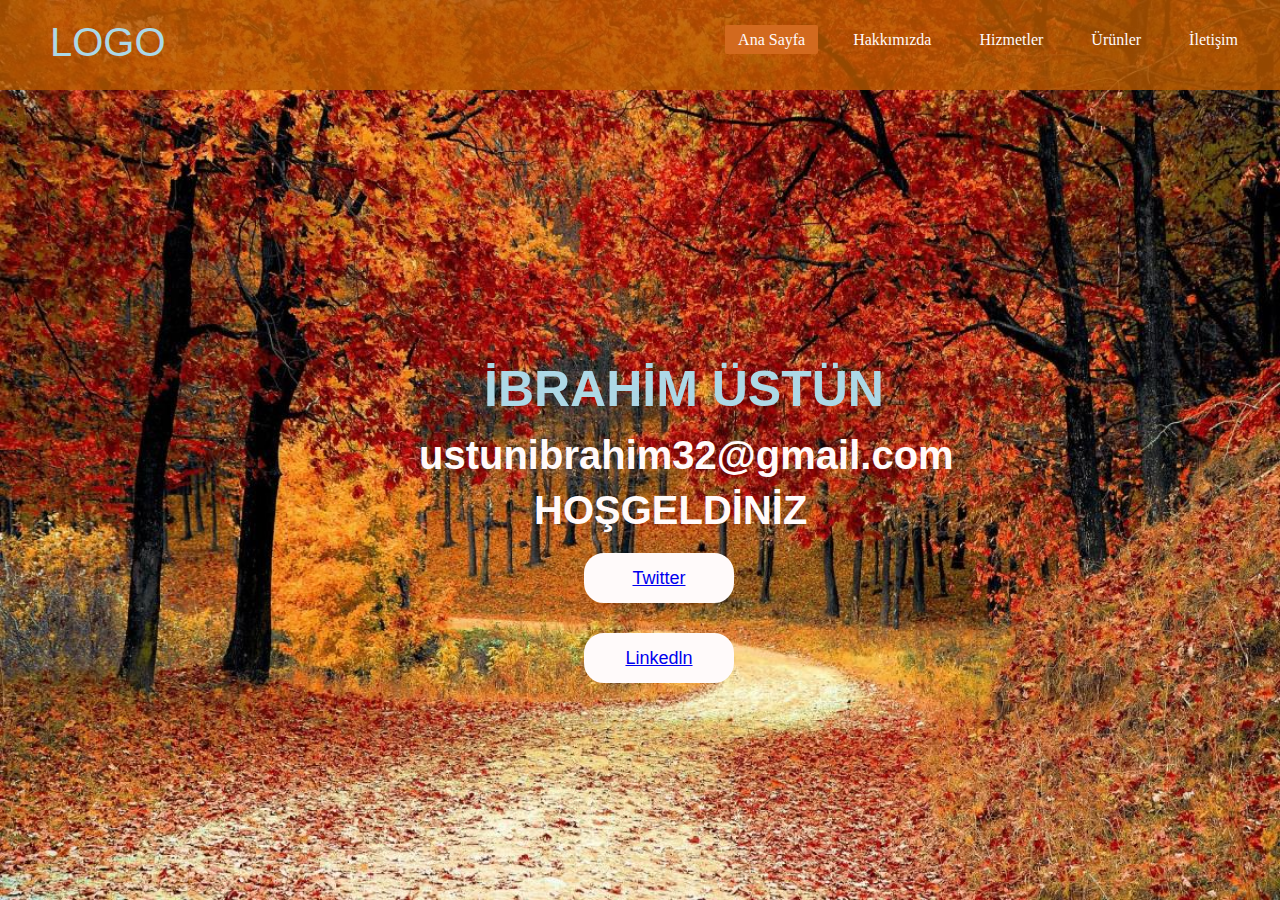
<file: index.html>
<!DOCTYPE html>
<html lang="tr">
<head>
    <meta charset="UTF-8">
    <meta http-equiv="X-UA-Compatible" content="IE=edge">
    <meta name="viewport" content="width=device-width, initial-scale=1.0">
    <title>Ana Sayfa</title>
    <link rel="stylesheet" href="style.css">
</head>
<body>
    <div class="container">
    <div class="navbar">
    <div class="Logo">
    <a href="#">LOGO</a>
    </div>
    <ul>
        <li><a href="#" class="active">Ana Sayfa</a></li>
        <li><a href="hakkimizde.html">Hakkımızda</a></li>
        <li><a href="hizmetler.html">Hizmetler</a></li>
        <li><a href="urunler.html">Ürünler</a></li>
        <li><a href="iletişim.html">İletişim</a></li>
    </ul>
    </div>
    <div class="center">
        <h1>İBRAHİM ÜSTÜN</h1>
        <h2>ustunibrahim32@gmail.com</h2>
        <h3>HOŞGELDİNİZ</h3>
        <div class="buttons">
    
            <button><a href="https://twitter.com/ustunibrahim_" target="_blank">Twitter</a></button>   
        </div> 
        <div class="buttons2">
            <button><a href="https://www.linkedin.com/in/ibrahimüstün9732" target="_blank">Linkedln</a></button>
        </div>
    </div>
    </div>
    
</body>
</html>
</file>
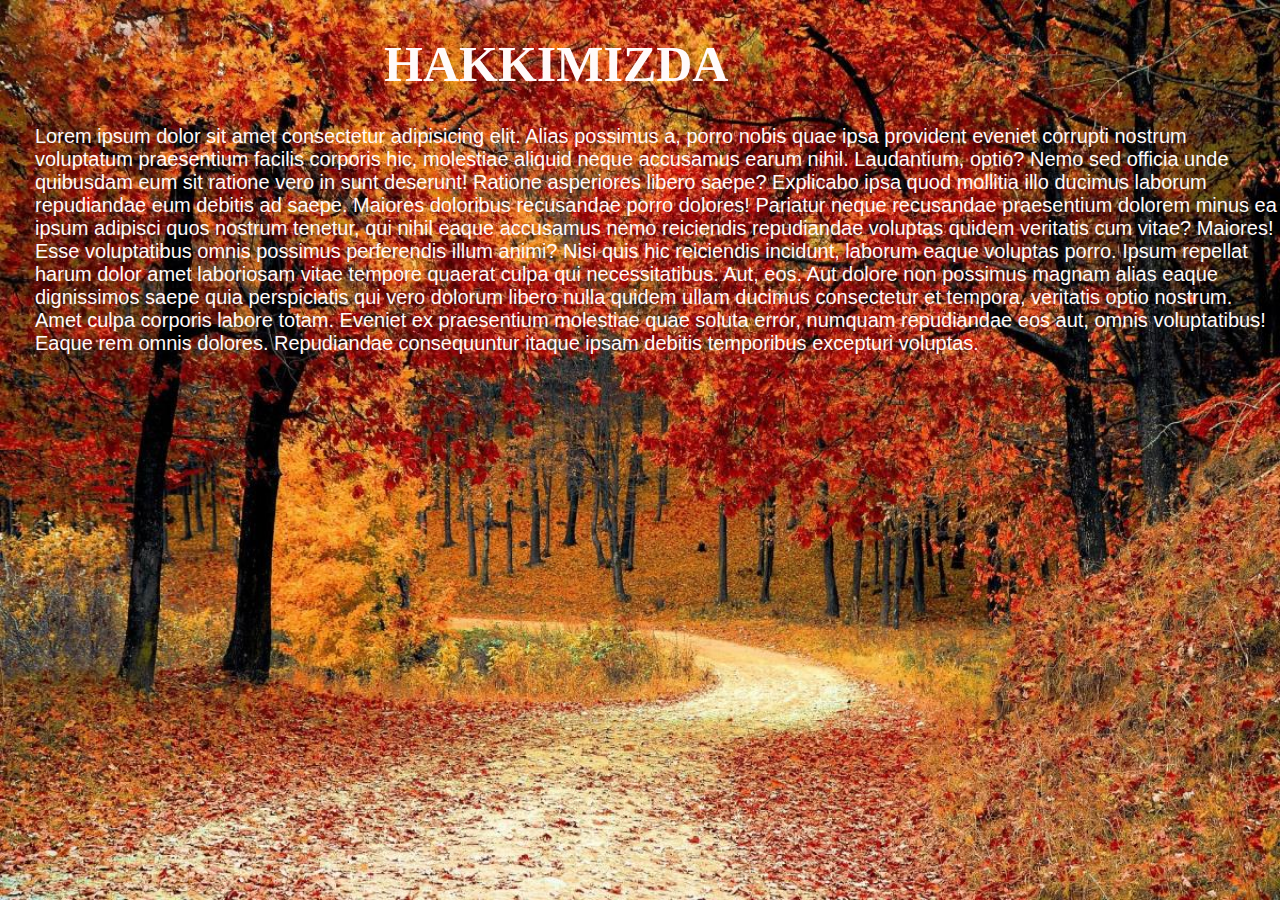
<file: hakkimizde.html>
<!DOCTYPE html>
<html lang="tr">
<head>
    <meta charset="UTF-8">
    <meta http-equiv="X-UA-Compatible" content="IE=edge">
    <meta name="viewport" content="width=device-width, initial-scale=1.0">
    <link rel="stylesheet" href="style.css">
    <title>Hakkımızda</title>
</head>
<body>
    <div class="hakkımızda">
        <h1>HAKKIMIZDA</h1>
        <p>Lorem ipsum dolor sit amet consectetur adipisicing elit. Alias possimus a, porro nobis quae ipsa provident eveniet corrupti nostrum voluptatum praesentium facilis corporis hic, molestiae aliquid neque accusamus earum nihil.
        Laudantium, optio? Nemo sed officia unde quibusdam eum sit ratione vero in sunt deserunt! Ratione asperiores libero saepe? Explicabo ipsa quod mollitia illo ducimus laborum repudiandae eum debitis ad saepe.
        Maiores doloribus recusandae porro dolores! Pariatur neque recusandae praesentium dolorem minus ea ipsum adipisci quos nostrum tenetur, qui nihil eaque accusamus nemo reiciendis repudiandae voluptas quidem veritatis cum vitae? Maiores!
        Esse voluptatibus omnis possimus perferendis illum animi? Nisi quis hic reiciendis incidunt, laborum eaque voluptas porro. Ipsum repellat harum dolor amet laboriosam vitae tempore quaerat culpa qui necessitatibus. Aut, eos.
        Aut dolore non possimus magnam alias eaque dignissimos saepe quia perspiciatis qui vero dolorum libero nulla quidem ullam ducimus consectetur et tempora, veritatis optio nostrum. Amet culpa corporis labore totam.
        Eveniet ex praesentium molestiae quae soluta error, numquam repudiandae eos aut, omnis voluptatibus! Eaque rem omnis dolores. Repudiandae consequuntur itaque ipsam debitis temporibus excepturi voluptas.</p>
    </div>
</body>
</html>
</file>
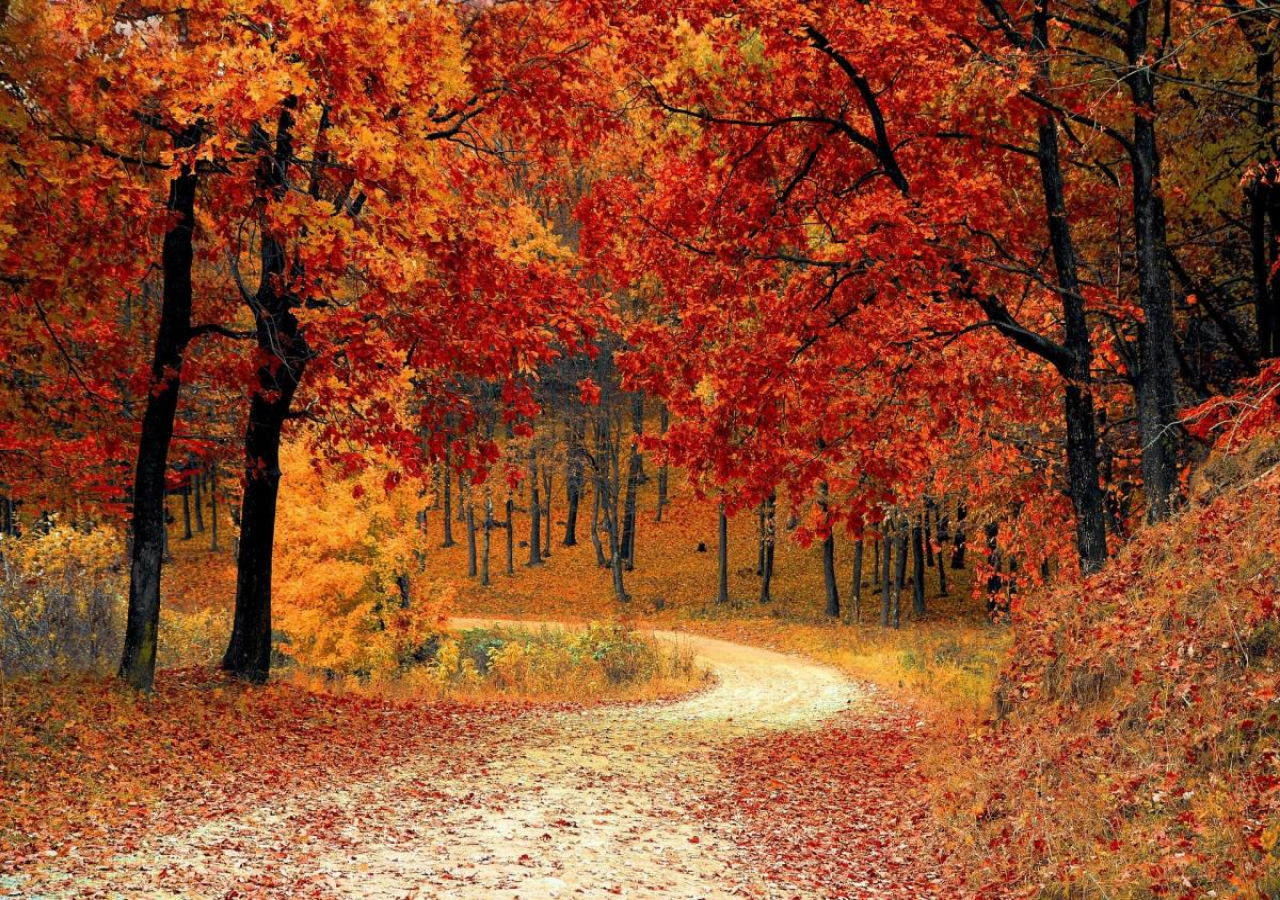
<file: hizmetler.html>
<!DOCTYPE html>
<html lang="tr">
<head>
    <meta charset="UTF-8">
    <meta http-equiv="X-UA-Compatible" content="IE=edge">
    <meta name="viewport" content="width=device-width, initial-scale=1.0">
    <title>Hizmetler</title>
    <link rel="stylesheet" href="style.css">
</head>
<body>
    <div class="hizmet">

    </div>
</body>
</html>
</file>
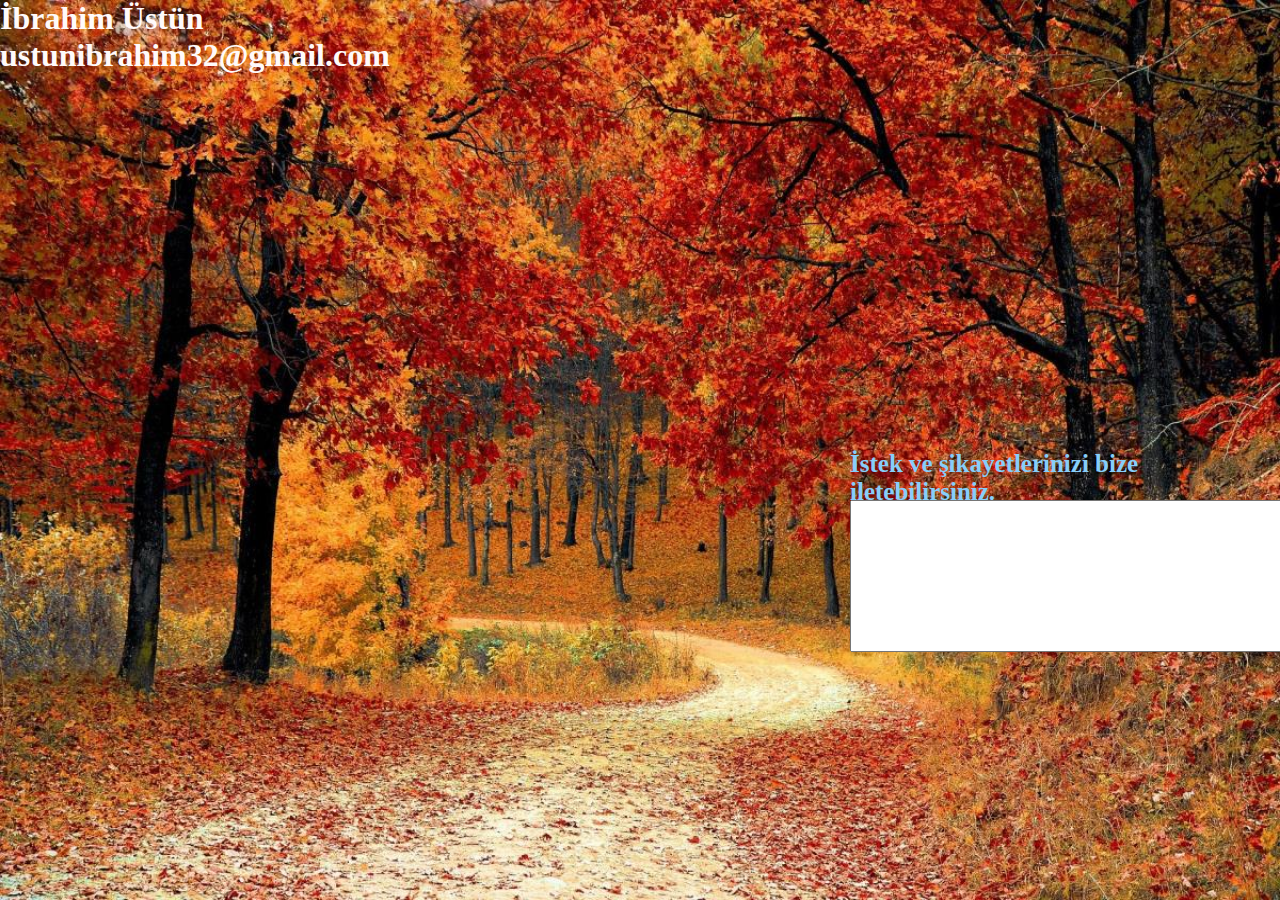
<file: iletişim.html>
<!DOCTYPE html>
<html lang="tr">
<head>
    <meta charset="UTF-8">
    <meta http-equiv="X-UA-Compatible" content="IE=edge">
    <meta name="viewport" content="width=device-width, initial-scale=1.0">
    <link rel="stylesheet" href="style.css">
    <title>İletişim</title>
    
</head>
<body>
    <div class="sayfa">
        <h1>İbrahim Üstün</h1>
        <h1>ustunibrahim32@gmail.com</h1>
        <h5>İstek ve şikayetlerinizi bize iletebilirsiniz.</h5>
        <textarea name="" id="" cols="80" rows="10"></textarea>
        <button>Gönder</button>
    </div>

</body>
</html>
</file>
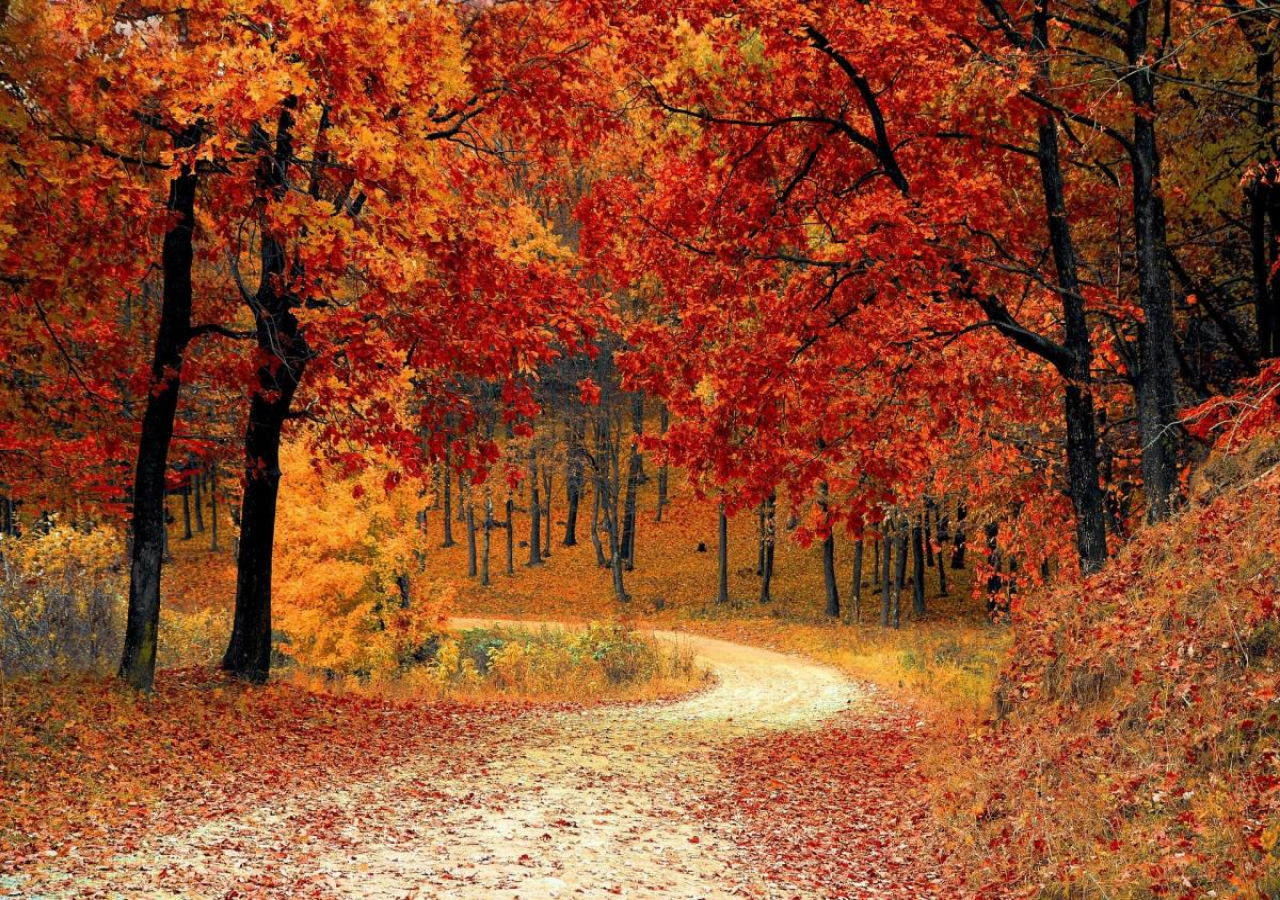
<file: urunler.html>
<!DOCTYPE html>
<html lang="tr">
<head>
    <meta charset="UTF-8">
    <meta http-equiv="X-UA-Compatible" content="IE=edge">
    <meta name="viewport" content="width=device-width, initial-scale=1.0">
    <title>Ürünler</title>
    <link rel="stylesheet" href="style.css">
</head>
<body>
    <div class="ürün">

    </div>
</body>
</html>
</file>
<file: style.css>
*{
    margin: 0;
    padding:0;
}

.container{                            /*arka plan resmi*/
    background: url(JPG.jpg);
    height: 100vh;
    background-size: 100% 100%;
}
.ürün{
    background: url(JPG.jpg);
    height:100vh;
    background-size: 100% 100%;
}
.hizmet{
    background: url(JPG.jpg);
    height:100vh;
    background-size: 100% 100%;
    
}
.hakkımızda{
    background: url(JPG.jpg);
    height:100vh;
    background-size: 100% 100%;
}
.hakkımızda h1{
    font-size: 50px;
    color: snow;
    position:absolute;
    top:35px;
    left:30%;
    
}
.hakkımızda p{
    font-size: 20px;
    color: snow;
    font-family:'Franklin Gothic Medium', 'Arial Narrow', Arial, sans-serif;
    position:absolute;
    top:125px;
    left:35px;
}
.sayfa{
    background: url(JPG.jpg);
    height: 100vh;
    background-size: 100% 100%;
}
.sayfa textarea{
    position:absolute; 
    top: 500px; 
    left: 850px;
}
.sayfa h5{
    position:absolute; 
    top: 450px; 
    left: 850px;
    font-size: 25px;
    color: lightskyblue;
}
.sayfa button{
    position:absolute; 
    top: 660px; 
    left: 1400px;
}
.sayfa h1{
    color:snow;
}
.container .navbar{                     /*navbar arkaplan rengi ve büyüklüğü*/
    width: 100%;
    height: 90px;
    background:rgba(184, 89, 0, 0.81)
}
.navbar .Logo a{                         /*Logo yazısı ayar*/
    text-decoration: none;
    font-size: 40px;
    font-family:Verdana, Geneva, Tahoma, sans-serif;
    color:lightblue;
}
.navbar .Logo{                            /*Logonun konumu*/
    display: inline-block;
    margin-left: 50px;
    margin-top: 20px;
}
.navbar ul{
    float:right;
    margin-right: 20px;
}
.navbar ul li{
    list-style: none;
    display:inline-block;                  /*Diğer menülerin konum ayarı*/
    margin: 0px 9px;
    line-height: 80px;
}
.navbar ul li a{
    color: snow;
    text-decoration: none;
    font-size: 16px;
    padding: 6px 13px;
    font-family:'Times New Roman', Times, serif;
    transition: .5s;
}
.navbar ul li a.active,
.navbar ul li a:hover{
background:chocolate;
border-radius: 2px;
}
.container .center{
    position:absolute;
    top:40%;
    left:30%;
    transform: translate(-50%-50%);
    font-family: sans-serif;
    user-select: none;
}
.center h1{
    color:lightblue;
    font-size: 50px;
    font-weight:bold;
    width:900px;
    margin-bottom: 15px;
    margin-left: 100px;
}
.center h2{
    color:snow;
    font-size:40px;
    font-weight:bold;
    width:500px;
    margin-left: 35px;
}
.center h3{
    color: snow;
    font-size: 40px;
    font-weight: bold;
    width:500;
    margin-top: 10px;
    margin-left: 150px;
}
.center .buttons{
    margin-left: 200px;
    margin-top: 20px;
}
.buttons button{
height:50px;
width:150px;
font-size: 18px;
color:snow;
background-color:snow;
border:2px solid snow;
cursor: pointer;
outline: none;
border-radius: 20px;
}
.center .buttons2{
    margin-left: 200px;
    margin-top:30px;
}
.buttons2 button{
height:50px;
width:150px;
font-size: 18px;
color:snow;
background-color:snow;
border: 2px solid snow;
cursor: pointer;
outline: none;
border-radius: 20px;
}
.buttons button:hover{
    background-color:mediumturquoise;
}
.buttons2 button:hover{
    background-color:cadetblue;
}
</file>
